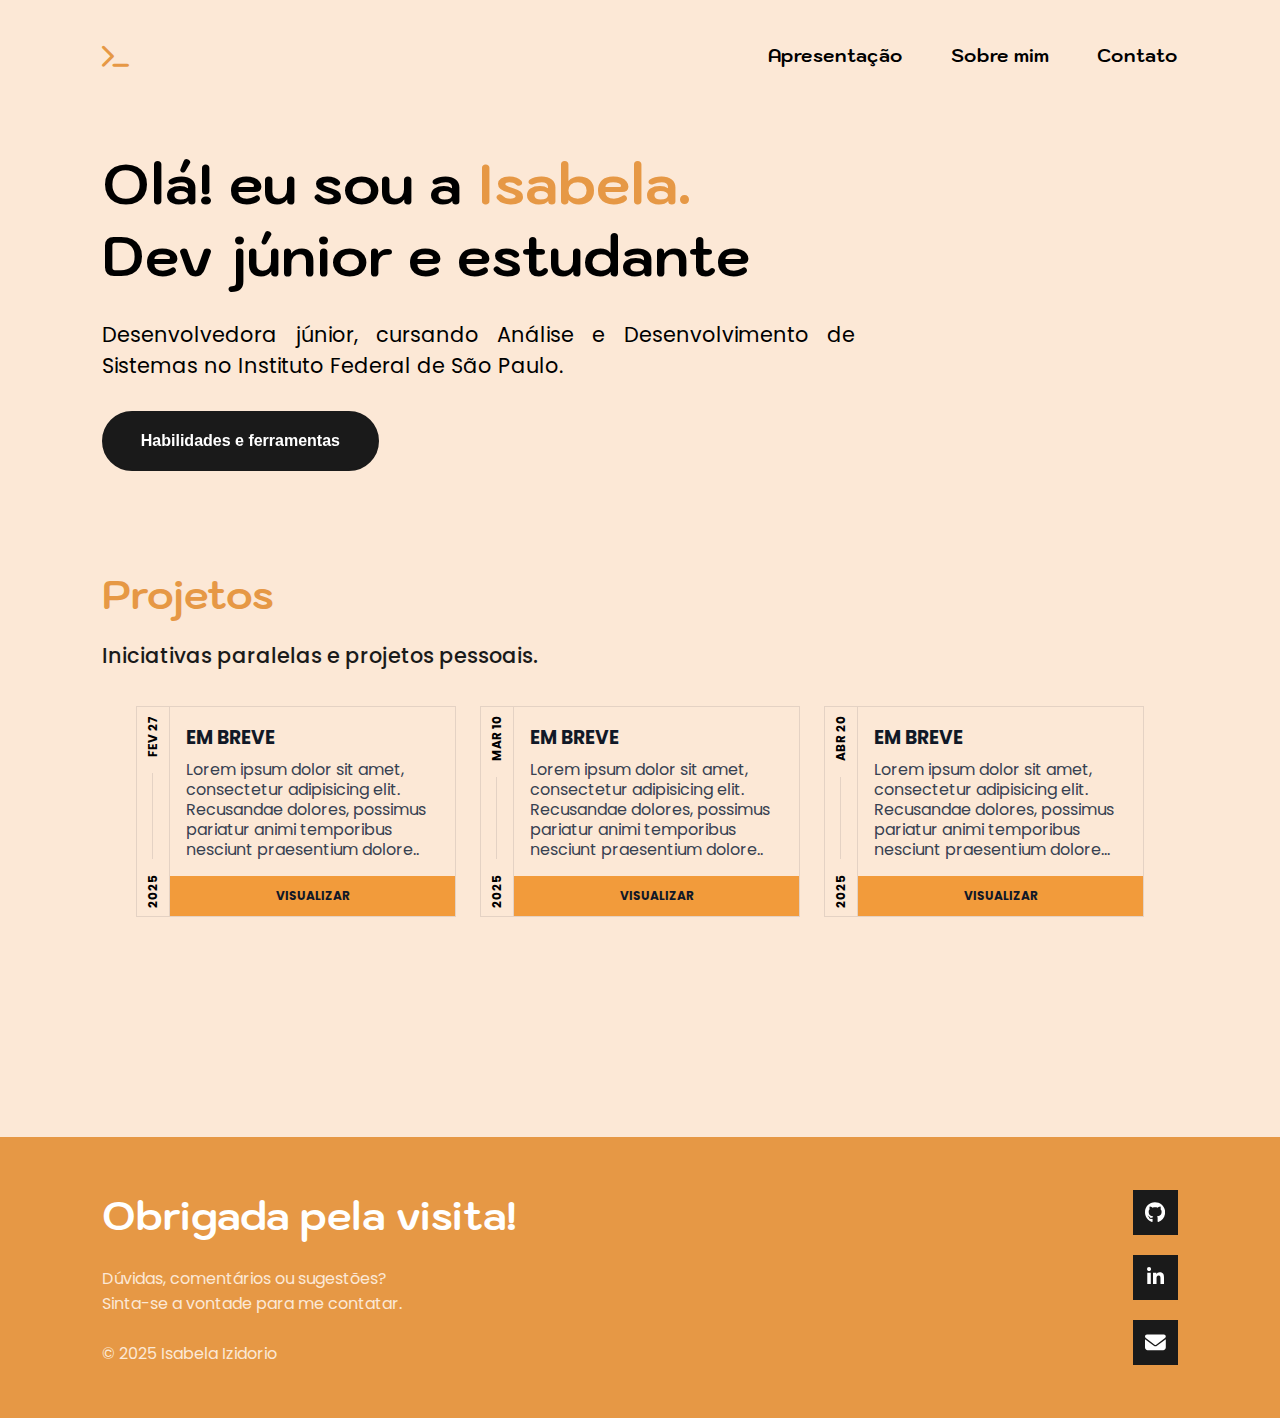
<file: index.html>
<!DOCTYPE html>
<html lang="pt-BR">
<head>
    <meta charset="UTF-8">
    <meta name="viewport" content="width=device-width, initial-scale=1.0">
    <meta name="description" content="Olá! Eu sou a Isabela Izidorio, desenvolvedora júnior e estudante de Análise e Desenvolvimento de sistemas.">
    
    <link rel="stylesheet" href="https://cdnjs.cloudflare.com/ajax/libs/font-awesome/6.7.2/css/all.min.css" integrity="sha512-Evv84Mr4kqVGRNSgIGL/F/aIDqQb7xQ2vcrdIwxfjThSH8CSR7PBEakCr51Ck+w+/U6swU2Im1vVX0SVk9ABhg==" crossorigin="anonymous" referrerpolicy="no-referrer" />
    <link rel="stylesheet" href="./css/styles.css">
    
    <link rel="icon" type="image/svg+xml" href="./img/smile-icon.svg">
    <title>Isabela Izidorio | Potfólio</title>
</head>
<body>
    <header>
        <nav id="navbar">
            <i id="nav_logo" class="fa-solid fa-terminal"></i>

            <ul id="nav_list">
                <li class="nav-item">
                    <a href="./index.html">Apresentação</a>
                </li>
                <li class="nav-item">
                    <a href="./about.html">Sobre mim</a>
                </li>
                <li class="nav-item">
                    <a href="./contacts.html">Contato</a>
                </li>
            </ul>

            <button id="mobile_btn">
                <i class="fa-solid fa-bars"></i>
            </button>
        </nav>
        <div id="mobile_menu">
            <ul id="mobile_nav_list">
                <li class="nav-item">
                    <a href="./index.html">Apresentação</a>
                </li>
                <li class="nav-item">
                    <a href="./about.html">Sobre mim</a>
                </li>
                <li class="nav-item">
                    <a href="./contacts.html">Contato</a>
                </li>
            </ul>
        </div>
    </header>

    <main>
        <section id="home">
            <div id="cta">
                <h1 class="title-banner">Olá! eu sou a <span>Isabela.</span><br>Dev júnior e estudante </h1>
                <p class="description-banner">Desenvolvedora júnior, cursando Análise e Desenvolvimento de Sistemas 
                    no Instituto Federal de São Paulo.</p>
                    
            </div>
          
        </section>

        <a href="./about.html#skills-section"><button class="btn-black">Habilidades e ferramentas</button></a>

        <section id="projects_section"> 
            <h2 class="section-title">Projetos</h2>
            <p class="section-description">Iniciativas paralelas e projetos pessoais.</p>
            <div id="projects_container">
                <div class="project">
                    <div class="date-time-container">
                        <time class="date-time" datetime="2022-10-10">
                            <span>2025</span> <!-- ANO DO PROJETO -->
                            <span class="separator"></span>
                            <span>fev 27</span> <!-- DIA E MÊS DO PROJETO -->
                        </time>
                    </div>
                    <div class="content">
                        <div class="infos">
                        
                            <span class="title">Em breve</span> <!-- TÍTULO DO PROJETO -->

                            <p class="description"> <!-- DESCRIÇÃO DO PROJETO -->
                                Lorem ipsum dolor sit amet, consectetur adipisicing elit. Recusandae
                                dolores, possimus pariatur animi temporibus nesciunt praesentium dolore..
                            </p>
                        </div>
                        <a class="action" href="#">Visualizar</a>
                    </div>
                </div>
        
                <div class="project">
                    <div class="date-time-container">
                        <time class="date-time" datetime="2022-10-10">
                            <span>2025</span> <!-- ANO DO PROJETO -->
                            <span class="separator"></span>
                            <span>mar 10</span> <!-- DIA E MÊS DO PROJETO -->
                        </time>
                    </div>
                    <div class="content">
                        <div class="infos">
                        
                            <span class="title">Em breve</span> <!-- TÍTULO DO PROJETO -->

                            <p class="description"> <!-- DESCRIÇÃO DO PROJETO -->
                                Lorem ipsum dolor sit amet, consectetur adipisicing elit. Recusandae
                                dolores, possimus pariatur animi temporibus nesciunt praesentium dolore..
                            </p>
                        </div>
                        <a class="action" href="#">Visualizar</a>
                    </div>
                </div>
        
                <div class="project">
                    <div class="date-time-container">
                        <time class="date-time" datetime="2022-10-10">
                            <span>2025</span> <!-- ANO DO PROJETO -->
                            <span class="separator"></span>
                            <span>Abr 20</span> <!-- DIA E MÊS DO PROJETO -->
                        </time>
                    </div>
                    <div class="content">
                        <div class="infos">
                        
                            <span class="title">Em breve</span> <!-- TÍTULO DO PROJETO -->

                            <p class="description"> <!-- DESCRIÇÃO DO PROJETO -->
                                Lorem ipsum dolor sit amet, consectetur adipisicing elit. Recusandae
                                dolores, possimus pariatur animi temporibus nesciunt praesentium dolore...
                            </p>
                        </div>
                        <a class="action" href="#">Visualizar</a>
                    </div>
                </div>
            </div>
        </section>
    </main>

    <footer>
        <div id="footer_items">
            <h1>Obrigada pela visita!</h1>
            <div>
                <p>Dúvidas, comentários ou sugestões?</p>
                <p>Sinta-se a vontade para me contatar.</p>
            </div>
            <span id="copyright">
                &copy 2025 Isabela Izidorio
            </span>
        </div>
        <div class="social-footer">
            <a href="https://github.com/isabela-izidorio" class="socialContainer containerTwo">
                <svg viewBox="0 0 496 512" height="1.3em" fill="#fff" xmlns="http://www.w3.org/2000/svg">
                    <path
                        d="M165.9 397.4c0 2-2.3 3.6-5.2 3.6-3.3.3-5.6-1.3-5.6-3.6 0-2 2.3-3.6 5.2-3.6 3-.3 5.6 1.3 5.6 3.6zm-31.1-4.5c-.7 2 1.3 4.3 4.3 4.9 2.6 1 5.6 0 6.2-2s-1.3-4.3-4.3-5.2c-2.6-.7-5.5.3-6.2 2.3zm44.2-1.7c-2.9.7-4.9 2.6-4.6 4.9.3 2 2.9 3.3 5.9 2.6 2.9-.7 4.9-2.6 4.6-4.6-.3-1.9-3-3.2-5.9-2.9zM244.8 8C106.1 8 0 113.3 0 252c0 110.9 69.8 205.8 169.5 239.2 12.8 2.3 17.3-5.6 17.3-12.1 0-6.2-.3-40.4-.3-61.4 0 0-70 15-84.7-29.8 0 0-11.4-29.1-27.8-36.6 0 0-22.9-15.7 1.6-15.4 0 0 24.9 2 38.6 25.8 21.9 38.6 58.6 27.5 72.9 20.9 2.3-16 8.8-27.1 16-33.7-55.9-6.2-112.3-14.3-112.3-110.5 0-27.5 7.6-41.3 23.6-58.9-2.6-6.5-11.1-33.3 2.6-67.9 20.9-6.5 69 27 69 27 20-5.6 41.5-8.5 62.8-8.5s42.8 2.9 62.8 8.5c0 0 48.1-33.6 69-27 13.7 34.7 5.2 61.4 2.6 67.9 16 17.7 25.8 31.5 25.8 58.9 0 96.5-58.9 104.2-114.8 110.5 9.2 7.9 17 22.9 17 46.4 0 33.7-.3 75.4-.3 83.6 0 6.5 4.6 14.4 17.3 12.1C428.2 457.8 496 362.9 496 252 496 113.3 383.5 8 244.8 8zM97.2 352.9c-1.3 1-1 3.3.7 5.2 1.6 1.6 3.9 2.3 5.2 1 1.3-1 1-3.3-.7-5.2-1.6-1.6-3.9-2.3-5.2-1zm-10.8-8.1c-.7 1.3.3 2.9 2.3 3.9 1.6 1 3.6.7 4.3-.7.7-1.3-.3-2.9-2.3-3.9-2-.6-3.6-.3-4.3.7zm32.4 35.6c-1.6 1.3-1 4.3 1.3 6.2 2.3 2.3 5.2 2.6 6.5 1 1.3-1.3.7-4.3-1.3-6.2-2.2-2.3-5.2-2.6-6.5-1zm-11.4-14.7c-1.6 1-1.6 3.6 0 5.9 1.6 2.3 4.3 3.3 5.6 2.3 1.6-1.3 1.6-3.9 0-6.2-1.4-2.3-4-3.3-5.6-2z">
                    </path>
                </svg>
            </a>
          
            <a href="https://www.linkedin.com/in/isabela-de-melo-izidorio-910401334/" class="socialContainer containerThree">
              <svg class="socialSvg linkdinSvg" viewBox="0 0 448 512">
                <path
                  d="M100.28 448H7.4V148.9h92.88zM53.79 108.1C24.09 108.1 0 83.5 0 53.8a53.79 53.79 0 0 1 107.58 0c0 29.7-24.1 54.3-53.79 54.3zM447.9 448h-92.68V302.4c0-34.7-.7-79.2-48.29-79.2-48.29 0-55.69 37.7-55.69 76.7V448h-92.78V148.9h89.08v40.8h1.3c12.4-23.5 42.69-48.3 87.88-48.3 94 0 111.28 61.9 111.28 142.3V448z"
                ></path>
              </svg>
            </a>

            <a href="mailto:isabelamelo.izidorio@gmail.com" class="socialContainer containerFour">
                <svg xmlns="http://www.w3.org/2000/svg" viewBox="0 0 512 512" height="1.3em" fill="#fff"><path d="M48 64C21.5 64 0 85.5 0 112c0 15.1 7.1 29.3 19.2 38.4L236.8 313.6c11.4 8.5 27 8.5 38.4 0L492.8 150.4c12.1-9.1 19.2-23.3 19.2-38.4c0-26.5-21.5-48-48-48L48 64zM0 176L0 384c0 35.3 28.7 64 64 64l384 0c35.3 0 64-28.7 64-64l0-208L294.4 339.2c-22.8 17.1-54 17.1-76.8 0L0 176z"/></svg>            </a>
        </div>
    </footer>
    
    <script src="./js/script.js"></script>
</body>
</html>
</file>
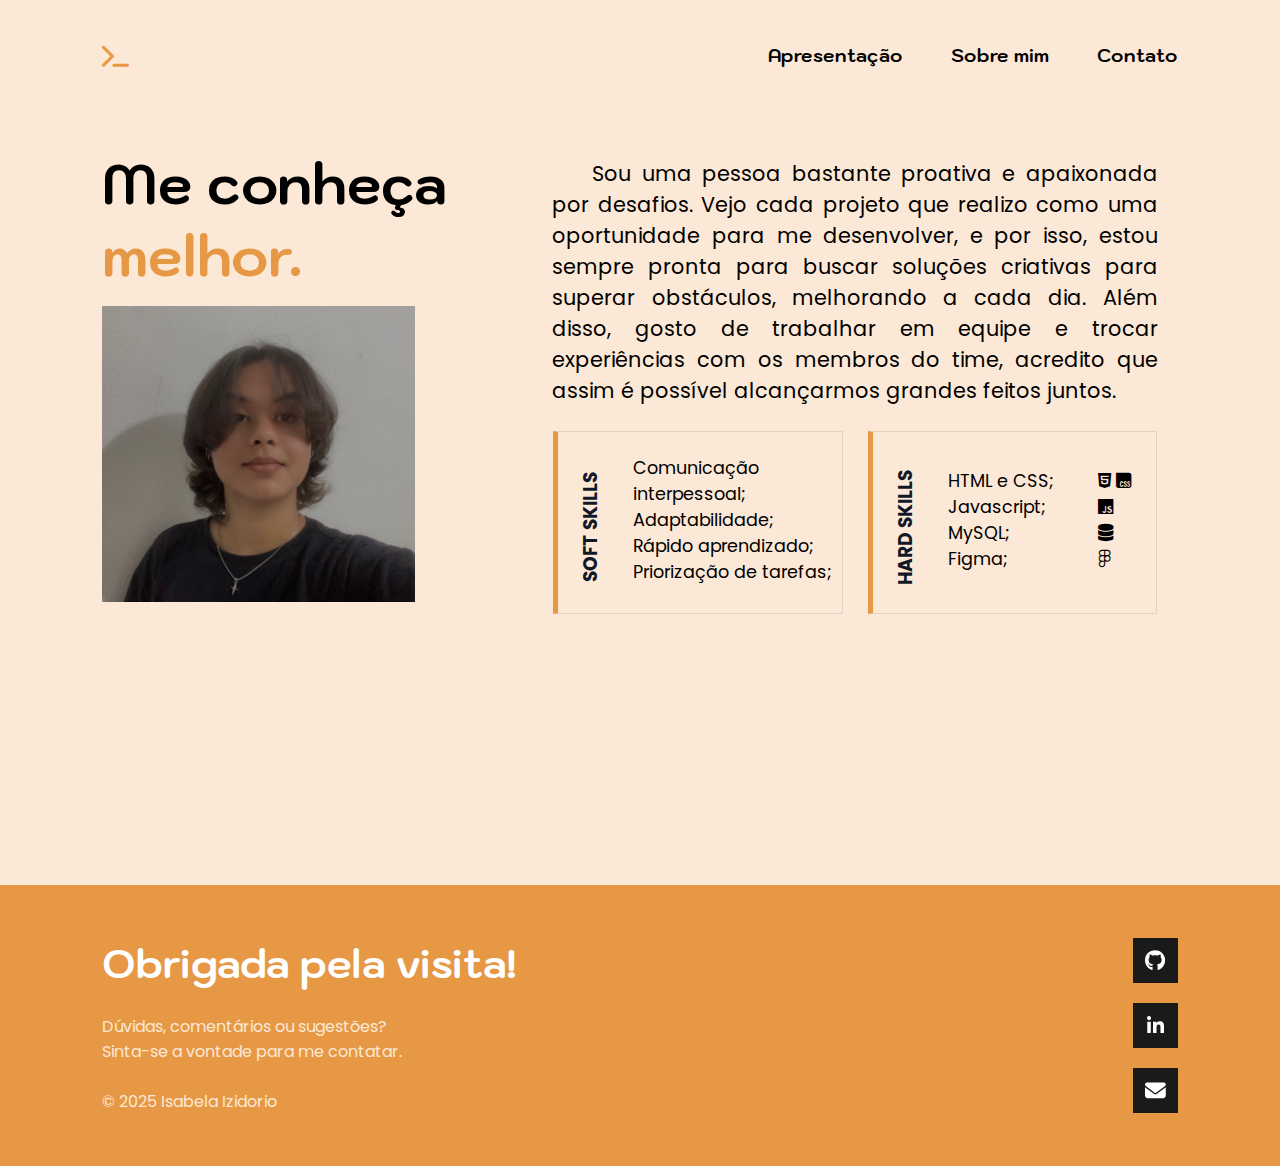
<file: about.html>
<!DOCTYPE html>
<html lang="pt-BR">

<head>
    <meta charset="UTF-8">
    <meta name="viewport" content="width=device-width, initial-scale=1.0">

    <link rel="stylesheet" href="https://cdnjs.cloudflare.com/ajax/libs/font-awesome/6.7.2/css/all.min.css" integrity="sha512-Evv84Mr4kqVGRNSgIGL/F/aIDqQb7xQ2vcrdIwxfjThSH8CSR7PBEakCr51Ck+w+/U6swU2Im1vVX0SVk9ABhg==" crossorigin="anonymous" referrerpolicy="no-referrer" />
    <link rel="stylesheet" href="./css/styles.css">

    <link rel="icon" type="image/svg+xml" href="./img/smile-icon.svg">
    <title>Isabela Izidorio | Potfólio</title>
</head>

<body>
    <header>
        <nav id="navbar">
            <i id="nav_logo" class="fa-solid fa-terminal"></i>

            <ul id="nav_list">
                <li class="nav-item">
                    <a href="./index.html">Apresentação</a>
                </li>
                <li class="nav-item">
                    <a href="./about.html">Sobre mim</a>
                </li>
                <li class="nav-item">
                    <a href="./contacts.html">Contato</a>
                </li>
            </ul>

            <button id="mobile_btn">
                <i class="fa-solid fa-bars"></i>
            </button>
        </nav>
        <div id="mobile_menu">
            <ul id="mobile_nav_list">
                <li class="nav-item">
                    <a href="./index.html">Apresentação</a>
                </li>
                <li class="nav-item">
                    <a href="./about.html">Sobre mim</a>
                </li>
                <li class="nav-item">
                    <a href="./contacts.html">Contato</a>
                </li>
            </ul>
        </div>
    </header>

    <main>
        <section id="container2">
            <div id="hello-section">
                <div id="ctc">
                    <h1 class="title-banner">Me conheça <span>melhor.</span></h1>
                    <div id="myphoto">
                        <img id="photo" src="./img/foto-isabela.JPG">
                    </div>
                </div>
            </div>

            <div id="skills-section">
                

                <div id="skills-container">
                    <p class="paragraph identation">
                        Sou uma pessoa bastante proativa e apaixonada por desafios. 
                        Vejo cada projeto que realizo como uma oportunidade para me desenvolver, e por isso, estou sempre pronta para buscar 
                        soluções criativas para superar obstáculos, melhorando a cada dia. 
                        Além disso, gosto de trabalhar em equipe e trocar experiências com os membros do time, acredito que assim é possível 
                        alcançarmos grandes feitos juntos.
                    </p>
                    <div class="skill-type">
                        <div class="side">
                            <p>SOFT SKILLS</p>
                        </div>
                        <div class="skills">
                            <ul>
                                <li>Comunicação interpessoal;</li>
                                <li>Adaptabilidade;</li>
                                <li>Rápido aprendizado;</li>
                                <li>Priorização de tarefas;</li>
                            </ul>
                        </div>
                    </div>

                    <div class="skill-type">
                        <div class="side">
                            <p>HARD SKILLS</p>
                        </div>

                        <div class="skills">
                            <ul>
                                <li>HTML e CSS;</li>
                                <li>Javascript;</li>
                                <li>MySQL;</li>
                                <li>Figma;</li>
                            </ul>
                        </div>

                        <div class="side-icons">
                            <ul>
                                <li><i class="fa-brands fa-html5"></i> <i class="fa-brands fa-css"></i></li>
                                <li><i class="fa-brands fa-js"></i></li>
                                <li><i class="fa-solid fa-database"></i></li>
                                <li><i class="fa-brands fa-figma"></i></li>
                            </ul>
                        </div>
                        
                    </div>
                </div>
            </div>

        </section>



    </main>

    <footer>
        <div id="footer_items">
            <h1>Obrigada pela visita!</h1>
            <div>
                <p>Dúvidas, comentários ou sugestões?</p>
                <p>Sinta-se a vontade para me contatar.</p>
            </div>
            <span id="copyright">
                &copy 2025 Isabela Izidorio
            </span>
        </div>
        <div class="social-footer">
            <a href="https://github.com/isabela-izidorio" class="socialContainer containerTwo">
                <svg viewBox="0 0 496 512" height="1.3em" fill="#fff" xmlns="http://www.w3.org/2000/svg">
                    <path
                        d="M165.9 397.4c0 2-2.3 3.6-5.2 3.6-3.3.3-5.6-1.3-5.6-3.6 0-2 2.3-3.6 5.2-3.6 3-.3 5.6 1.3 5.6 3.6zm-31.1-4.5c-.7 2 1.3 4.3 4.3 4.9 2.6 1 5.6 0 6.2-2s-1.3-4.3-4.3-5.2c-2.6-.7-5.5.3-6.2 2.3zm44.2-1.7c-2.9.7-4.9 2.6-4.6 4.9.3 2 2.9 3.3 5.9 2.6 2.9-.7 4.9-2.6 4.6-4.6-.3-1.9-3-3.2-5.9-2.9zM244.8 8C106.1 8 0 113.3 0 252c0 110.9 69.8 205.8 169.5 239.2 12.8 2.3 17.3-5.6 17.3-12.1 0-6.2-.3-40.4-.3-61.4 0 0-70 15-84.7-29.8 0 0-11.4-29.1-27.8-36.6 0 0-22.9-15.7 1.6-15.4 0 0 24.9 2 38.6 25.8 21.9 38.6 58.6 27.5 72.9 20.9 2.3-16 8.8-27.1 16-33.7-55.9-6.2-112.3-14.3-112.3-110.5 0-27.5 7.6-41.3 23.6-58.9-2.6-6.5-11.1-33.3 2.6-67.9 20.9-6.5 69 27 69 27 20-5.6 41.5-8.5 62.8-8.5s42.8 2.9 62.8 8.5c0 0 48.1-33.6 69-27 13.7 34.7 5.2 61.4 2.6 67.9 16 17.7 25.8 31.5 25.8 58.9 0 96.5-58.9 104.2-114.8 110.5 9.2 7.9 17 22.9 17 46.4 0 33.7-.3 75.4-.3 83.6 0 6.5 4.6 14.4 17.3 12.1C428.2 457.8 496 362.9 496 252 496 113.3 383.5 8 244.8 8zM97.2 352.9c-1.3 1-1 3.3.7 5.2 1.6 1.6 3.9 2.3 5.2 1 1.3-1 1-3.3-.7-5.2-1.6-1.6-3.9-2.3-5.2-1zm-10.8-8.1c-.7 1.3.3 2.9 2.3 3.9 1.6 1 3.6.7 4.3-.7.7-1.3-.3-2.9-2.3-3.9-2-.6-3.6-.3-4.3.7zm32.4 35.6c-1.6 1.3-1 4.3 1.3 6.2 2.3 2.3 5.2 2.6 6.5 1 1.3-1.3.7-4.3-1.3-6.2-2.2-2.3-5.2-2.6-6.5-1zm-11.4-14.7c-1.6 1-1.6 3.6 0 5.9 1.6 2.3 4.3 3.3 5.6 2.3 1.6-1.3 1.6-3.9 0-6.2-1.4-2.3-4-3.3-5.6-2z">
                    </path>
                </svg>
            </a>

            <a href="https://www.linkedin.com/in/isabela-de-melo-izidorio-910401334/"
                class="socialContainer containerThree">
                <svg class="socialSvg linkdinSvg" viewBox="0 0 448 512">
                    <path
                        d="M100.28 448H7.4V148.9h92.88zM53.79 108.1C24.09 108.1 0 83.5 0 53.8a53.79 53.79 0 0 1 107.58 0c0 29.7-24.1 54.3-53.79 54.3zM447.9 448h-92.68V302.4c0-34.7-.7-79.2-48.29-79.2-48.29 0-55.69 37.7-55.69 76.7V448h-92.78V148.9h89.08v40.8h1.3c12.4-23.5 42.69-48.3 87.88-48.3 94 0 111.28 61.9 111.28 142.3V448z">
                    </path>
                </svg>
            </a>

            <a href="mailto:isabelamelo.izidorio@gmail.com" class="socialContainer containerFour">
                <svg xmlns="http://www.w3.org/2000/svg" viewBox="0 0 512 512" height="1.3em" fill="#fff">
                    <path
                        d="M48 64C21.5 64 0 85.5 0 112c0 15.1 7.1 29.3 19.2 38.4L236.8 313.6c11.4 8.5 27 8.5 38.4 0L492.8 150.4c12.1-9.1 19.2-23.3 19.2-38.4c0-26.5-21.5-48-48-48L48 64zM0 176L0 384c0 35.3 28.7 64 64 64l384 0c35.3 0 64-28.7 64-64l0-208L294.4 339.2c-22.8 17.1-54 17.1-76.8 0L0 176z" />
                </svg> </a>
        </div>
    </footer>

    <script src="./js/script.js"></script>
</body>

</html>
</file>
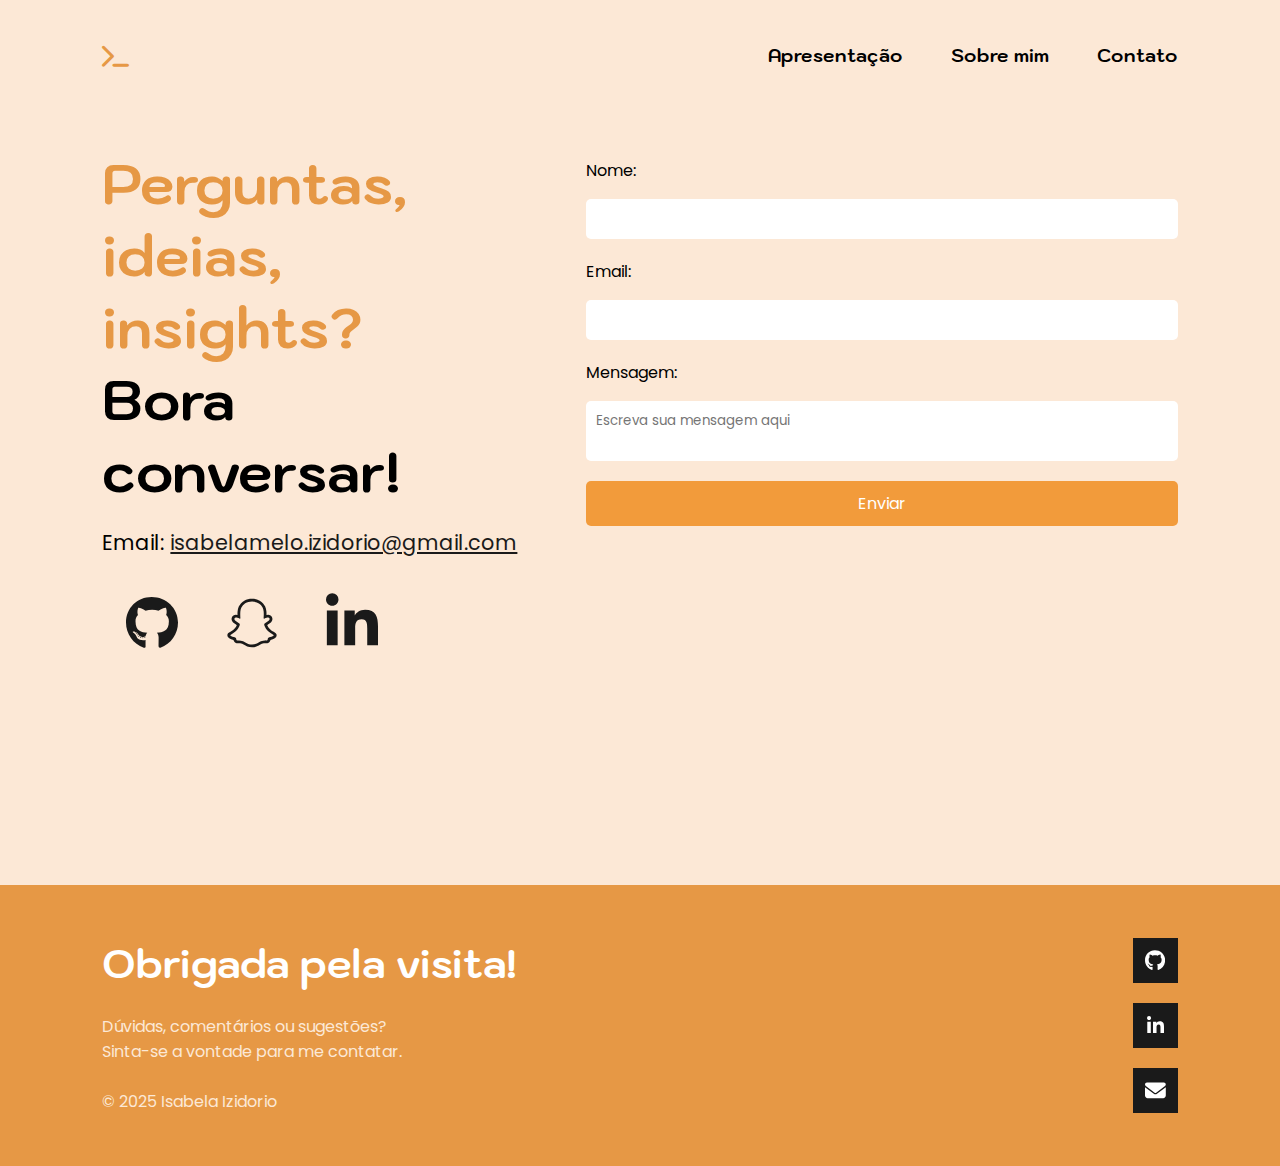
<file: contacts.html>
<!DOCTYPE html>
<html lang="pt-BR">

<head>
    <meta charset="UTF-8">
    <meta name="viewport" content="width=device-width, initial-scale=1.0">

    <link rel="stylesheet" href="https://cdnjs.cloudflare.com/ajax/libs/font-awesome/6.7.2/css/all.min.css" integrity="sha512-Evv84Mr4kqVGRNSgIGL/F/aIDqQb7xQ2vcrdIwxfjThSH8CSR7PBEakCr51Ck+w+/U6swU2Im1vVX0SVk9ABhg==" crossorigin="anonymous" referrerpolicy="no-referrer" />
    <link rel="stylesheet" href="./css/styles.css">

    <link rel="icon" type="image/svg+xml" href="./img/smile-icon.svg">
    <title>Isabela Izidorio | Potfólio</title>
</head>

<body>
    <header>
        <nav id="navbar">
            <i id="nav_logo" class="fa-solid fa-terminal"></i>

            <ul id="nav_list">
                <li class="nav-item">
                    <a href="./index.html">Apresentação</a>
                </li>
                <li class="nav-item">
                    <a href="./about.html">Sobre mim</a>
                </li>
                <li class="nav-item">
                    <a href="./contacts.html">Contato</a>
                </li>
            </ul>

            <button id="mobile_btn">
                <i class="fa-solid fa-bars"></i>
            </button>
        </nav>
        <div id="mobile_menu">
            <ul id="mobile_nav_list">
                <li class="nav-item">
                    <a href="./index.html">Apresentação</a>
                </li>
                <li class="nav-item">
                    <a href="./about.html">Sobre mim</a>
                </li>
                <li class="nav-item">
                    <a href="./contacts.html">Contato</a>
                </li>
            </ul>
        </div>
    </header>

    <main>
        <section id="container">
            <div id="contact-section">
                <div id="ctb">
                    <h1 class="title-banner"><span>Perguntas, ideias, insights?</span><br>Bora conversar!</h1>
                    <p class="description-banner">Email: <a id="email"
                            href="mailto:isabelamelo.izidorio@gmail.com">isabelamelo.izidorio@gmail.com</a></p>
                </div>

                <div class="btn-social">

                    <a href="https://github.com/isabela-izidorio" class="social-link2">
                        <svg viewBox="0 0 496 512" height="1em" fill="#fff" xmlns="http://www.w3.org/2000/svg">
                            <path
                                d="M165.9 397.4c0 2-2.3 3.6-5.2 3.6-3.3.3-5.6-1.3-5.6-3.6 0-2 2.3-3.6 5.2-3.6 3-.3 5.6 1.3 5.6 3.6zm-31.1-4.5c-.7 2 1.3 4.3 4.3 4.9 2.6 1 5.6 0 6.2-2s-1.3-4.3-4.3-5.2c-2.6-.7-5.5.3-6.2 2.3zm44.2-1.7c-2.9.7-4.9 2.6-4.6 4.9.3 2 2.9 3.3 5.9 2.6 2.9-.7 4.9-2.6 4.6-4.6-.3-1.9-3-3.2-5.9-2.9zM244.8 8C106.1 8 0 113.3 0 252c0 110.9 69.8 205.8 169.5 239.2 12.8 2.3 17.3-5.6 17.3-12.1 0-6.2-.3-40.4-.3-61.4 0 0-70 15-84.7-29.8 0 0-11.4-29.1-27.8-36.6 0 0-22.9-15.7 1.6-15.4 0 0 24.9 2 38.6 25.8 21.9 38.6 58.6 27.5 72.9 20.9 2.3-16 8.8-27.1 16-33.7-55.9-6.2-112.3-14.3-112.3-110.5 0-27.5 7.6-41.3 23.6-58.9-2.6-6.5-11.1-33.3 2.6-67.9 20.9-6.5 69 27 69 27 20-5.6 41.5-8.5 62.8-8.5s42.8 2.9 62.8 8.5c0 0 48.1-33.6 69-27 13.7 34.7 5.2 61.4 2.6 67.9 16 17.7 25.8 31.5 25.8 58.9 0 96.5-58.9 104.2-114.8 110.5 9.2 7.9 17 22.9 17 46.4 0 33.7-.3 75.4-.3 83.6 0 6.5 4.6 14.4 17.3 12.1C428.2 457.8 496 362.9 496 252 496 113.3 383.5 8 244.8 8zM97.2 352.9c-1.3 1-1 3.3.7 5.2 1.6 1.6 3.9 2.3 5.2 1 1.3-1 1-3.3-.7-5.2-1.6-1.6-3.9-2.3-5.2-1zm-10.8-8.1c-.7 1.3.3 2.9 2.3 3.9 1.6 1 3.6.7 4.3-.7.7-1.3-.3-2.9-2.3-3.9-2-.6-3.6-.3-4.3.7zm32.4 35.6c-1.6 1.3-1 4.3 1.3 6.2 2.3 2.3 5.2 2.6 6.5 1 1.3-1.3.7-4.3-1.3-6.2-2.2-2.3-5.2-2.6-6.5-1zm-11.4-14.7c-1.6 1-1.6 3.6 0 5.9 1.6 2.3 4.3 3.3 5.6 2.3 1.6-1.3 1.6-3.9 0-6.2-1.4-2.3-4-3.3-5.6-2z">
                            </path>
                        </svg>
                    </a>

                    <a href="https://snapchat.com/t/yExqVyC8" class="social-link3">
                        <svg xmlns="http://www.w3.org/2000/svg" viewBox="0 0 512 512">
                            <path d="M496.9 366.6c-3.4-9.2-9.8-14.1-17.1-18.2-1.4-.8-2.6-1.5-3.7-1.9-2.2-1.1-4.4-2.2-6.6-3.4-22.8-12.1-40.6-27.3-53-45.4a102.9 102.9 0 0 1 -9.1-16.1c-1.1-3-1-4.7-.2-6.3a10.2 10.2 0 0 1 2.9-3c3.9-2.6 8-5.2 10.7-7 4.9-3.2 8.8-5.7 11.2-7.4 9.4-6.5 15.9-13.5 20-21.3a42.4 42.4 0 0 0 2.1-35.2c-6.2-16.3-21.6-26.4-40.3-26.4a55.5 55.5 0 0 0 -11.7 1.2c-1 .2-2.1 .5-3.1 .7 .2-11.2-.1-22.9-1.1-34.5-3.5-40.8-17.8-62.1-32.7-79.2A130.2 130.2 0 0 0 332.1 36.4C309.5 23.5 283.9 17 256 17S202.6 23.5 180 36.4a129.7 129.7 0 0 0 -33.3 26.8c-14.9 17-29.2 38.4-32.7 79.2-1 11.6-1.2 23.4-1.1 34.5-1-.3-2-.5-3.1-.7a55.5 55.5 0 0 0 -11.7-1.2c-18.7 0-34.1 10.1-40.3 26.4a42.4 42.4 0 0 0 2 35.2c4.1 7.8 10.7 14.7 20 21.3 2.5 1.7 6.4 4.2 11.2 7.4 2.6 1.7 6.5 4.2 10.3 6.7a11.1 11.1 0 0 1 3.3 3.3c.8 1.6 .8 3.4-.4 6.6a102 102 0 0 1 -8.9 15.8c-12.1 17.7-29.4 32.6-51.4 44.6C32.4 348.6 20.2 352.8 15.1 366.7c-3.9 10.5-1.3 22.5 8.5 32.6a49.1 49.1 0 0 0 12.4 9.4 134.3 134.3 0 0 0 30.3 12.1 20 20 0 0 1 6.1 2.7c3.6 3.1 3.1 7.9 7.8 14.8a34.5 34.5 0 0 0 9 9.1c10 6.9 21.3 7.4 33.2 7.8 10.8 .4 23 .9 36.9 5.5 5.8 1.9 11.8 5.6 18.7 9.9C194.8 481 217.7 495 256 495s61.3-14.1 78.1-24.4c6.9-4.2 12.9-7.9 18.5-9.8 13.9-4.6 26.2-5.1 36.9-5.5 11.9-.5 23.2-.9 33.2-7.8a34.6 34.6 0 0 0 10.2-11.2c3.4-5.8 3.3-9.9 6.6-12.8a19 19 0 0 1 5.8-2.6A134.9 134.9 0 0 0 476 408.7a48.3 48.3 0 0 0 13-10.2l.1-.1C498.4 388.5 500.7 376.9 496.9 366.6zm-34 18.3c-20.7 11.5-34.5 10.2-45.3 17.1-9.1 5.9-3.7 18.5-10.3 23.1-8.1 5.6-32.2-.4-63.2 9.9-25.6 8.5-42 32.8-88 32.8s-62-24.3-88.1-32.9c-31-10.3-55.1-4.2-63.2-9.9-6.6-4.6-1.2-17.2-10.3-23.1-10.7-6.9-24.5-5.7-45.3-17.1-13.2-7.3-5.7-11.8-1.3-13.9 75.1-36.4 87.1-92.6 87.7-96.7 .6-5 1.4-9-4.2-14.1-5.4-5-29.2-19.7-35.8-24.3-10.9-7.6-15.7-15.3-12.2-24.6 2.5-6.5 8.5-8.9 14.9-8.9a27.6 27.6 0 0 1 6 .7c12 2.6 23.7 8.6 30.4 10.2a10.7 10.7 0 0 0 2.5 .3c3.6 0 4.9-1.8 4.6-5.9-.8-13.1-2.6-38.7-.6-62.6 2.8-32.9 13.4-49.2 26-63.6 6.1-6.9 34.5-37 88.9-37s82.9 29.9 88.9 36.8c12.6 14.4 23.2 30.7 26 63.6 2.1 23.9 .3 49.5-.6 62.6-.3 4.3 1 5.9 4.6 5.9a10.6 10.6 0 0 0 2.5-.3c6.7-1.6 18.4-7.6 30.4-10.2a27.6 27.6 0 0 1 6-.7c6.4 0 12.4 2.5 14.9 8.9 3.5 9.4-1.2 17-12.2 24.6-6.6 4.6-30.4 19.3-35.8 24.3-5.6 5.1-4.8 9.1-4.2 14.1 .5 4.2 12.5 60.4 87.7 96.7C468.6 373 476.1 377.5 462.9 384.9z"/>
                        </svg>
                    </a>

                    <a href="https://www.linkedin.com/in/isabela-de-melo-izidorio-910401334/" class="social-link4">
                        <svg fill="#fff" viewBox="0 0 448 512" height="1em" xmlns="http://www.w3.org/2000/svg">
                            <path
                                d="M100.28 448H7.4V148.9h92.88zM53.79 108.1C24.09 108.1 0 83.5 0 53.8a53.79 53.79 0 0 1 107.58 0c0 29.7-24.1 54.3-53.79 54.3zM447.9 448h-92.68V302.4c0-34.7-.7-79.2-48.29-79.2-48.29 0-55.69 37.7-55.69 76.7V448h-92.78V148.9h89.08v40.8h1.3c12.4-23.5 42.69-48.3 87.88-48.3 94 0 111.28 61.9 111.28 142.3V448z">
                            </path>
                        </svg>
                    </a>

                </div>

            </div>

            <div id="email-section">
                <div class="contact-form">
                    <form action="https://formsubmit.co/isabelamelo.izidorio@gmail.com" method="POST">
                        <label for="name">Nome:</label>
                        <input type="text" name="name" required>
                        
                        <label for="email">Email:</label>
                        <input type="email" name="email" required>

                        <label for="message">Mensagem:</label>
                        <textarea name="message" id="" placeholder="Escreva sua mensagem aqui" required></textarea>

                        <input type="hidden" name="_next" value="https://isabela-izidorio.github.io/portfolio/thanks_email.html">
                        <button type="submit">Enviar</button>
                   </form>
                </div>
            </div>
        </section>



    </main>

    <footer>
        <div id="footer_items">
            <h1>Obrigada pela visita!</h1>
            <div>
                <p>Dúvidas, comentários ou sugestões?</p>
                <p>Sinta-se a vontade para me contatar.</p>
            </div>
            <span id="copyright">
                &copy 2025 Isabela Izidorio
            </span>
        </div>
        <div class="social-footer">
            <a href="https://github.com/isabela-izidorio" class="socialContainer containerTwo">
                <svg viewBox="0 0 496 512" height="1.3em" fill="#fff" xmlns="http://www.w3.org/2000/svg">
                    <path
                        d="M165.9 397.4c0 2-2.3 3.6-5.2 3.6-3.3.3-5.6-1.3-5.6-3.6 0-2 2.3-3.6 5.2-3.6 3-.3 5.6 1.3 5.6 3.6zm-31.1-4.5c-.7 2 1.3 4.3 4.3 4.9 2.6 1 5.6 0 6.2-2s-1.3-4.3-4.3-5.2c-2.6-.7-5.5.3-6.2 2.3zm44.2-1.7c-2.9.7-4.9 2.6-4.6 4.9.3 2 2.9 3.3 5.9 2.6 2.9-.7 4.9-2.6 4.6-4.6-.3-1.9-3-3.2-5.9-2.9zM244.8 8C106.1 8 0 113.3 0 252c0 110.9 69.8 205.8 169.5 239.2 12.8 2.3 17.3-5.6 17.3-12.1 0-6.2-.3-40.4-.3-61.4 0 0-70 15-84.7-29.8 0 0-11.4-29.1-27.8-36.6 0 0-22.9-15.7 1.6-15.4 0 0 24.9 2 38.6 25.8 21.9 38.6 58.6 27.5 72.9 20.9 2.3-16 8.8-27.1 16-33.7-55.9-6.2-112.3-14.3-112.3-110.5 0-27.5 7.6-41.3 23.6-58.9-2.6-6.5-11.1-33.3 2.6-67.9 20.9-6.5 69 27 69 27 20-5.6 41.5-8.5 62.8-8.5s42.8 2.9 62.8 8.5c0 0 48.1-33.6 69-27 13.7 34.7 5.2 61.4 2.6 67.9 16 17.7 25.8 31.5 25.8 58.9 0 96.5-58.9 104.2-114.8 110.5 9.2 7.9 17 22.9 17 46.4 0 33.7-.3 75.4-.3 83.6 0 6.5 4.6 14.4 17.3 12.1C428.2 457.8 496 362.9 496 252 496 113.3 383.5 8 244.8 8zM97.2 352.9c-1.3 1-1 3.3.7 5.2 1.6 1.6 3.9 2.3 5.2 1 1.3-1 1-3.3-.7-5.2-1.6-1.6-3.9-2.3-5.2-1zm-10.8-8.1c-.7 1.3.3 2.9 2.3 3.9 1.6 1 3.6.7 4.3-.7.7-1.3-.3-2.9-2.3-3.9-2-.6-3.6-.3-4.3.7zm32.4 35.6c-1.6 1.3-1 4.3 1.3 6.2 2.3 2.3 5.2 2.6 6.5 1 1.3-1.3.7-4.3-1.3-6.2-2.2-2.3-5.2-2.6-6.5-1zm-11.4-14.7c-1.6 1-1.6 3.6 0 5.9 1.6 2.3 4.3 3.3 5.6 2.3 1.6-1.3 1.6-3.9 0-6.2-1.4-2.3-4-3.3-5.6-2z">
                    </path>
                </svg>
            </a>

            <a href="https://www.linkedin.com/in/isabela-de-melo-izidorio-910401334/"
                class="socialContainer containerThree">
                <svg class="socialSvg linkdinSvg" viewBox="0 0 448 512">
                    <path
                        d="M100.28 448H7.4V148.9h92.88zM53.79 108.1C24.09 108.1 0 83.5 0 53.8a53.79 53.79 0 0 1 107.58 0c0 29.7-24.1 54.3-53.79 54.3zM447.9 448h-92.68V302.4c0-34.7-.7-79.2-48.29-79.2-48.29 0-55.69 37.7-55.69 76.7V448h-92.78V148.9h89.08v40.8h1.3c12.4-23.5 42.69-48.3 87.88-48.3 94 0 111.28 61.9 111.28 142.3V448z">
                    </path>
                </svg>
            </a>

            <a href="mailto:isabelamelo.izidorio@gmail.com" class="socialContainer containerFour">
                <svg xmlns="http://www.w3.org/2000/svg" viewBox="0 0 512 512" height="1.3em" fill="#fff">
                    <path
                        d="M48 64C21.5 64 0 85.5 0 112c0 15.1 7.1 29.3 19.2 38.4L236.8 313.6c11.4 8.5 27 8.5 38.4 0L492.8 150.4c12.1-9.1 19.2-23.3 19.2-38.4c0-26.5-21.5-48-48-48L48 64zM0 176L0 384c0 35.3 28.7 64 64 64l384 0c35.3 0 64-28.7 64-64l0-208L294.4 339.2c-22.8 17.1-54 17.1-76.8 0L0 176z" />
                </svg> </a>
        </div>
    </footer>

    <script src="./js/script.js"></script>
</body>

</html>
</file>
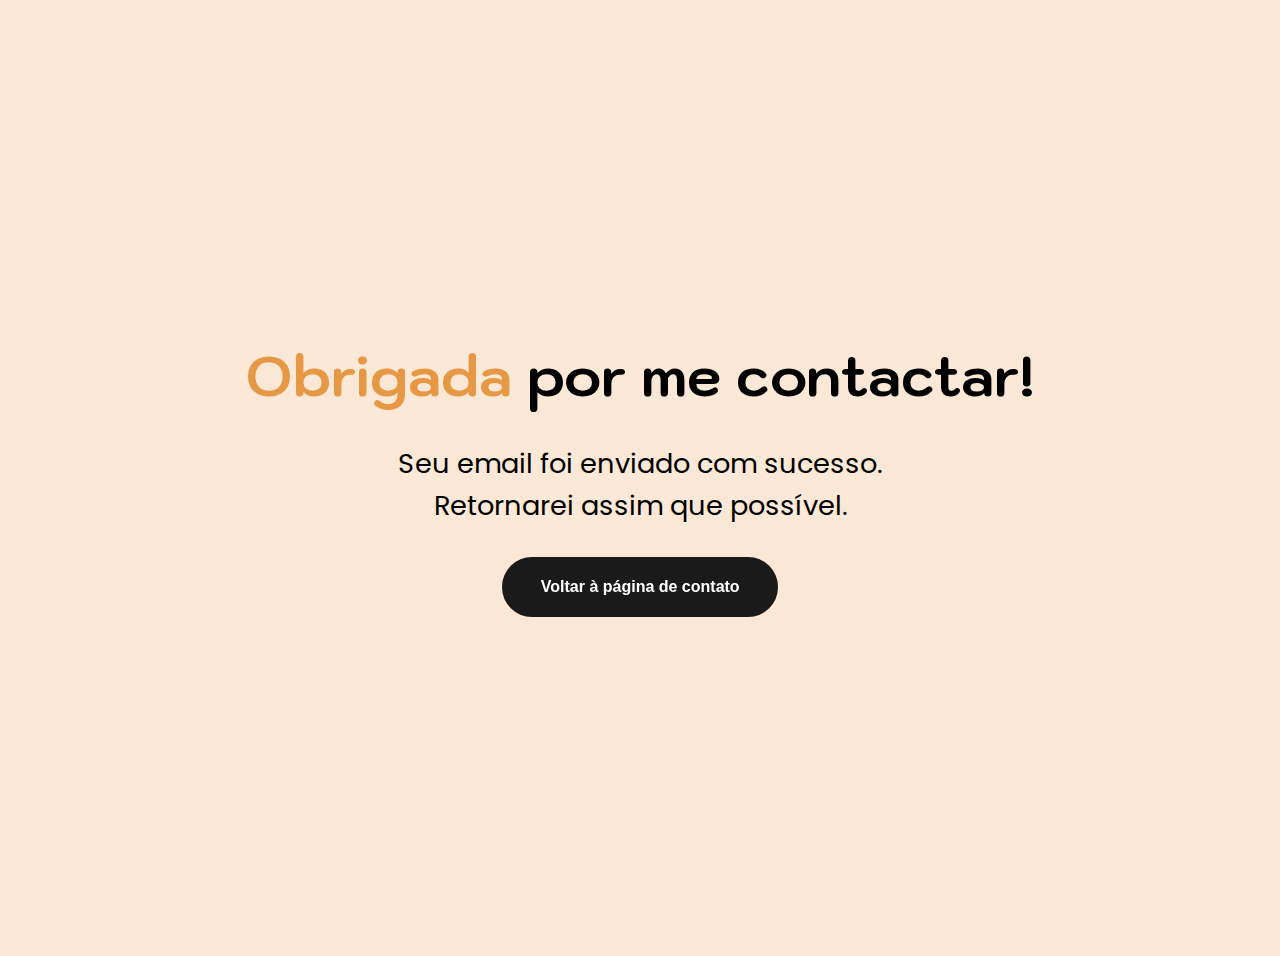
<file: thanks_email.html>
<!DOCTYPE html>
<html lang="pt-BR">
<head>
    <meta charset="UTF-8">
    <meta name="viewport" content="width=device-width, initial-scale=1.0">
    <meta name="description" content="Olá! Eu sou a Isabela Izidorio, desenvolvedora júnior e estudante de Análise e Desenvolvimento de sistemas.">
    
    <link rel="stylesheet" href="https://cdnjs.cloudflare.com/ajax/libs/font-awesome/6.7.2/css/all.min.css" integrity="sha512-Evv84Mr4kqVGRNSgIGL/F/aIDqQb7xQ2vcrdIwxfjThSH8CSR7PBEakCr51Ck+w+/U6swU2Im1vVX0SVk9ABhg==" crossorigin="anonymous" referrerpolicy="no-referrer" />
    <link rel="stylesheet" href="./css/styles.css">
    
    <link rel="icon" type="image/svg+xml" href="./img/smile-icon.svg">
    <title>Isabela Izidorio | Potfólio</title>
</head>
<body>
    <main>
        <div id="thanks">
            <h1 class="title-banner"><span>Obrigada</span> por me contactar!</h1>
            <p class="description-banner">Seu email foi enviado com sucesso.</p>
            <p class="description-banner">Retornarei assim que possível.</p>
            <a href="./contacts.html"><button class="btn-black">Voltar à página de contato</button></a>
        </div>
    </main>
</body>
</html>
</file>
<file: css/styles.css>
@import url('https://fonts.googleapis.com/css2?family=Kodchasan:ital,wght@0,200;0,300;0,400;0,500;0,600;0,700;1,200;1,300;1,400;1,500;1,600;1,700&family=Poppins:ital,wght@0,100;0,200;0,300;0,400;0,500;0,600;0,700;0,800;0,900;1,100;1,200;1,300;1,400;1,500;1,600;1,700;1,800;1,900&display=swap');
@import url('header.css');
@import url('./index/home.css');
@import url('./index/projects.css');
@import url('contacts.css');
@import url('about.css');
@import url('thanks.css');

:root {

    /** Base colors */
    --dark-a0: #000000;
    --light-a0: #ffffff;

    /** Light theme primary colors */
    --primary-a0: #f29b3b;
    --primary-a10: #e69845;
    --primary-a20: #da954e;
    --primary-a30: #ce9256;
    --primary-a40: #c28f5e;
    --primary-a50: #b68c65;

    /** Light theme surface colors */
    --surface-a0: #fbf1e7;
    --surface-a10: #ede4db;
    --surface-a20: #ded7cf;
    --surface-a30: #d0cac3;
    --surface-a40: #c3bdb8;
    --surface-a50: #b5b1ac;

    /** Light theme tonal surface colors */
    --surface-tonal-a0: #fce8d6;
    --surface-tonal-a10: #eedccc;
    --surface-tonal-a20: #dfd0c2;
    --surface-tonal-a30: #d1c4b8;
    --surface-tonal-a40: #c3b8af;
    --surface-tonal-a50: #b5ada5;

}

* {
    font-family: "Poppins", serif;
    margin: 0;
    padding: 0;
    box-sizing: border-box;
    color: var(--dark-a0);
}

body {
    background-color: var(--surface-tonal-a0);
}

main {
    padding: 28px 8%;
}

.section-title {
    font-family: "Kodchasan", serif;
    color: var(--primary-a10);
    font-size: 2.5rem;
    margin-bottom: 20px;
    text-align: left;
}

.section-description{
    font-size: 1.3rem;
    color: #1A1A1A;
    font-weight: 500;

}

.paragraph{
    font-size: 1.3rem;
    text-align: justify;

}

.identation{
    text-indent: 2.5rem;
}

/* scrollbar */

::-webkit-scrollbar {
    width: 8px;/* Width of the scrollbar */
}

::-webkit-scrollbar-track {
    background: var(--surface-tonal-a10);/* Track color */
}

::-webkit-scrollbar-thumb {
    background: var(--primary-a0);/* Thumb color */
    border-radius: 3px;/* Border radius of the thumb */
}

::-webkit-scrollbar-thumb:hover {
    background: var(--primary-a0);/* Thumb color on hover */
}

/* ------ btn ------ */

.btn-black {
    appearance: none;
    background-color: #1A1A1A;
    border: 0.125em solid #1A1A1A;
    border-radius: 2em;
    box-sizing: border-box;
    color: #fff;
    cursor: pointer;
    display: inline-block;
    font-family: Roobert, -apple-system, BlinkMacSystemFont, "Segoe UI", Helvetica, Arial, sans-serif, "Apple Color Emoji", "Segoe UI Emoji", "Segoe UI Symbol";
    font-size: 16px;
    font-weight: 600;
    line-height: normal;
    margin: 0;
    margin-top: 30px;
    min-height: 3.75em;
    min-width: 0;
    outline: none;
    padding: 1em 2.3em;
    text-align: center;
    text-decoration: none;
    transition: all 300ms cubic-bezier(.23, 1, 0.32, 1);
    user-select: none;
    -webkit-user-select: none;
    touch-action: manipulation;
    will-change: transform;
}

.btn-black:disabled {
    pointer-events: none;
}

.btn-black:hover {
    color: #fff;
    background-color: #1A1A1A;
    box-shadow: rgba(0, 0, 0, 0.25) 0 8px 15px;
    transform: translateY(-2px);
}

.btn-black:active {
    box-shadow: none;
    transform: translateY(0);
}

@media screen and (max-width: 450px){ 
    
    #ctabtn-black {
        font-size: 2.8rem;
    }

}


/* ------ Footer ------ */

footer {
    background-color: var(--primary-a10);
    padding: 28px 8%;
    margin-top: 15%;
    display: flex;
    justify-content: space-between;
    align-items: center;

}

#footer_items {
    display: flex;
    flex-direction: column;
    gap: 25px;
    text-align: left;
}

#footer_items h1 {
    color: #fff;
    font-size: 2.5rem;
    font-family: "Kodchasan", serif;
}

#footer_items p,
#footer_items span {
    color: var(--surface-tonal-a0);

}

/* btns social media footer */

.social-footer {
    width: fit-content;
    height: fit-content;
    background-color: transparent;
    display: flex;
    flex-direction: column;
    justify-content: center;
    padding: 25px 0px 25px 0px;
    gap: 20px;
}

/* for all social containers*/
.socialContainer {
    width: 45px;
    height: 45px;
    background-color: #1A1A1A;
    display: flex;
    align-items: center;
    justify-content: center;
    overflow: hidden;
    transition-duration: 0.3s;
}

/* Github */
.containerTwo:hover {
    background-color: rgb(44, 44, 44);
    transition-duration: 0.3s;
    transform: scale(1.5);
    border-radius: 15px;
}

/* linkdin*/
.containerThree:hover {
    background-color: #0072b1;
    transition-duration: 0.3s;
    transform: scale(1.5);
    border-radius: 15px;
}

/* Email */
.containerFour:hover {
    background-color: #d51d1d;
    transition-duration: 0.3s;
    transform: scale(1.5);
    border-radius: 15px;
}

.socialContainer:active {
    transform: scale(0.9);
    transition-duration: 0.3s;
}

.socialSvg {
    width: 17px;
}

.socialSvg path {
    fill: rgb(255, 255, 255);
}



@keyframes slide-in-top {
    0% {
        transform: translateY(50px);
        opacity: 0;
    }

    100% {
        transform: translateY(0);
        opacity: 1;
    }
}

/* Responsividade social media footer */

@media screen and (max-width: 640px) {

    footer {
        flex-direction: column;
        align-items: start;
    }

    .social-footer {
        flex-direction: row;
    }

}
</file>
